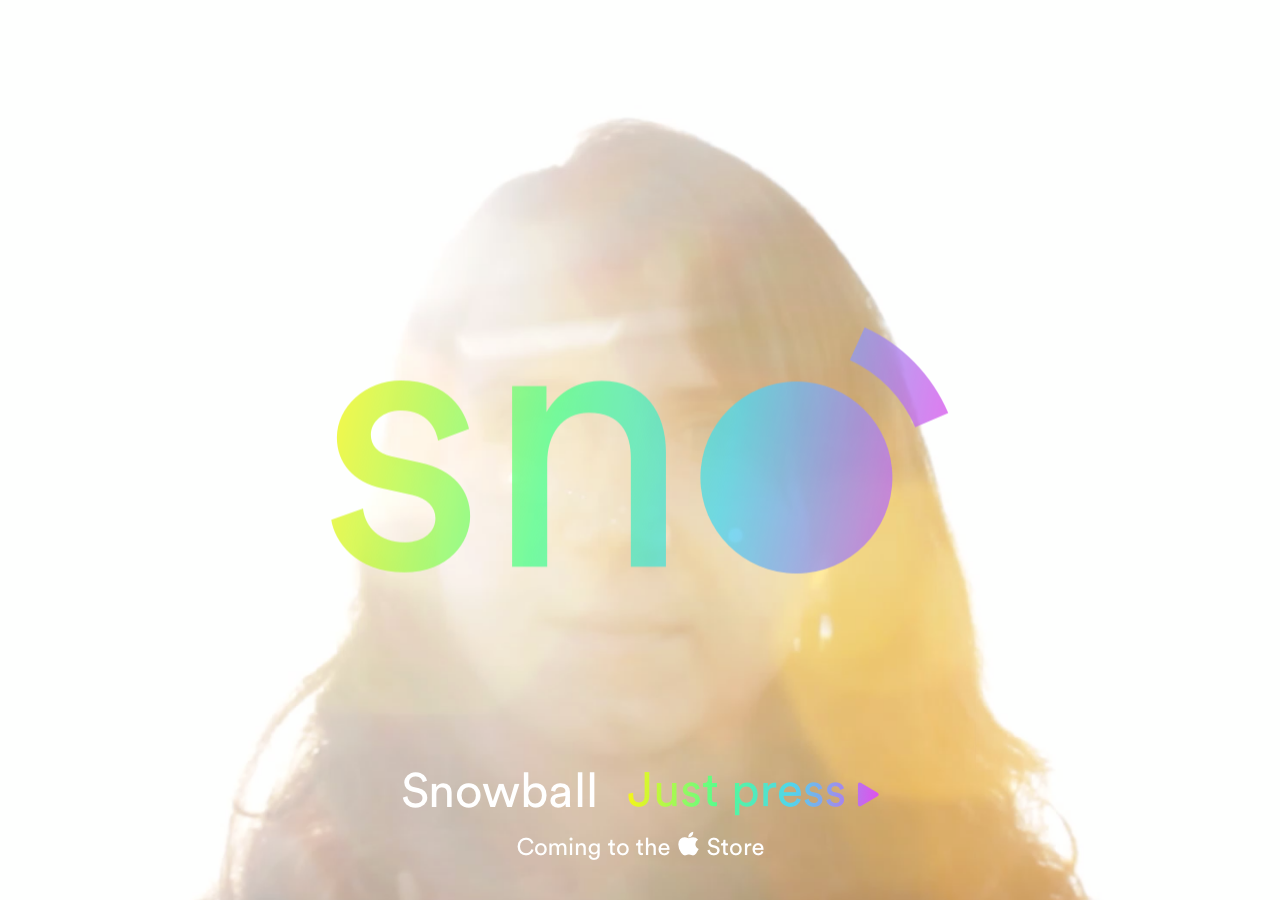
<file: index.html>
<!DOCTYPE html>
<html>
<head>
  <title>Snowball</title>
  <link rel="stylesheet" type="text/css" href="stylesheets/style.css">
</head>
<body>
  <div id="billboard">
    <img class="snowball-logo" src="images/snowball-logo.png" alt="Snowball Logo" />
    <div id="billboard-messaging">
      <img class="press-play" src="images/just-press-play.png" alt="Just Press Play" />
      <img class="app-store" src="images/app-store.png" alt="App Store" />
    </div>
  </div>
</body>
</html>
</file>
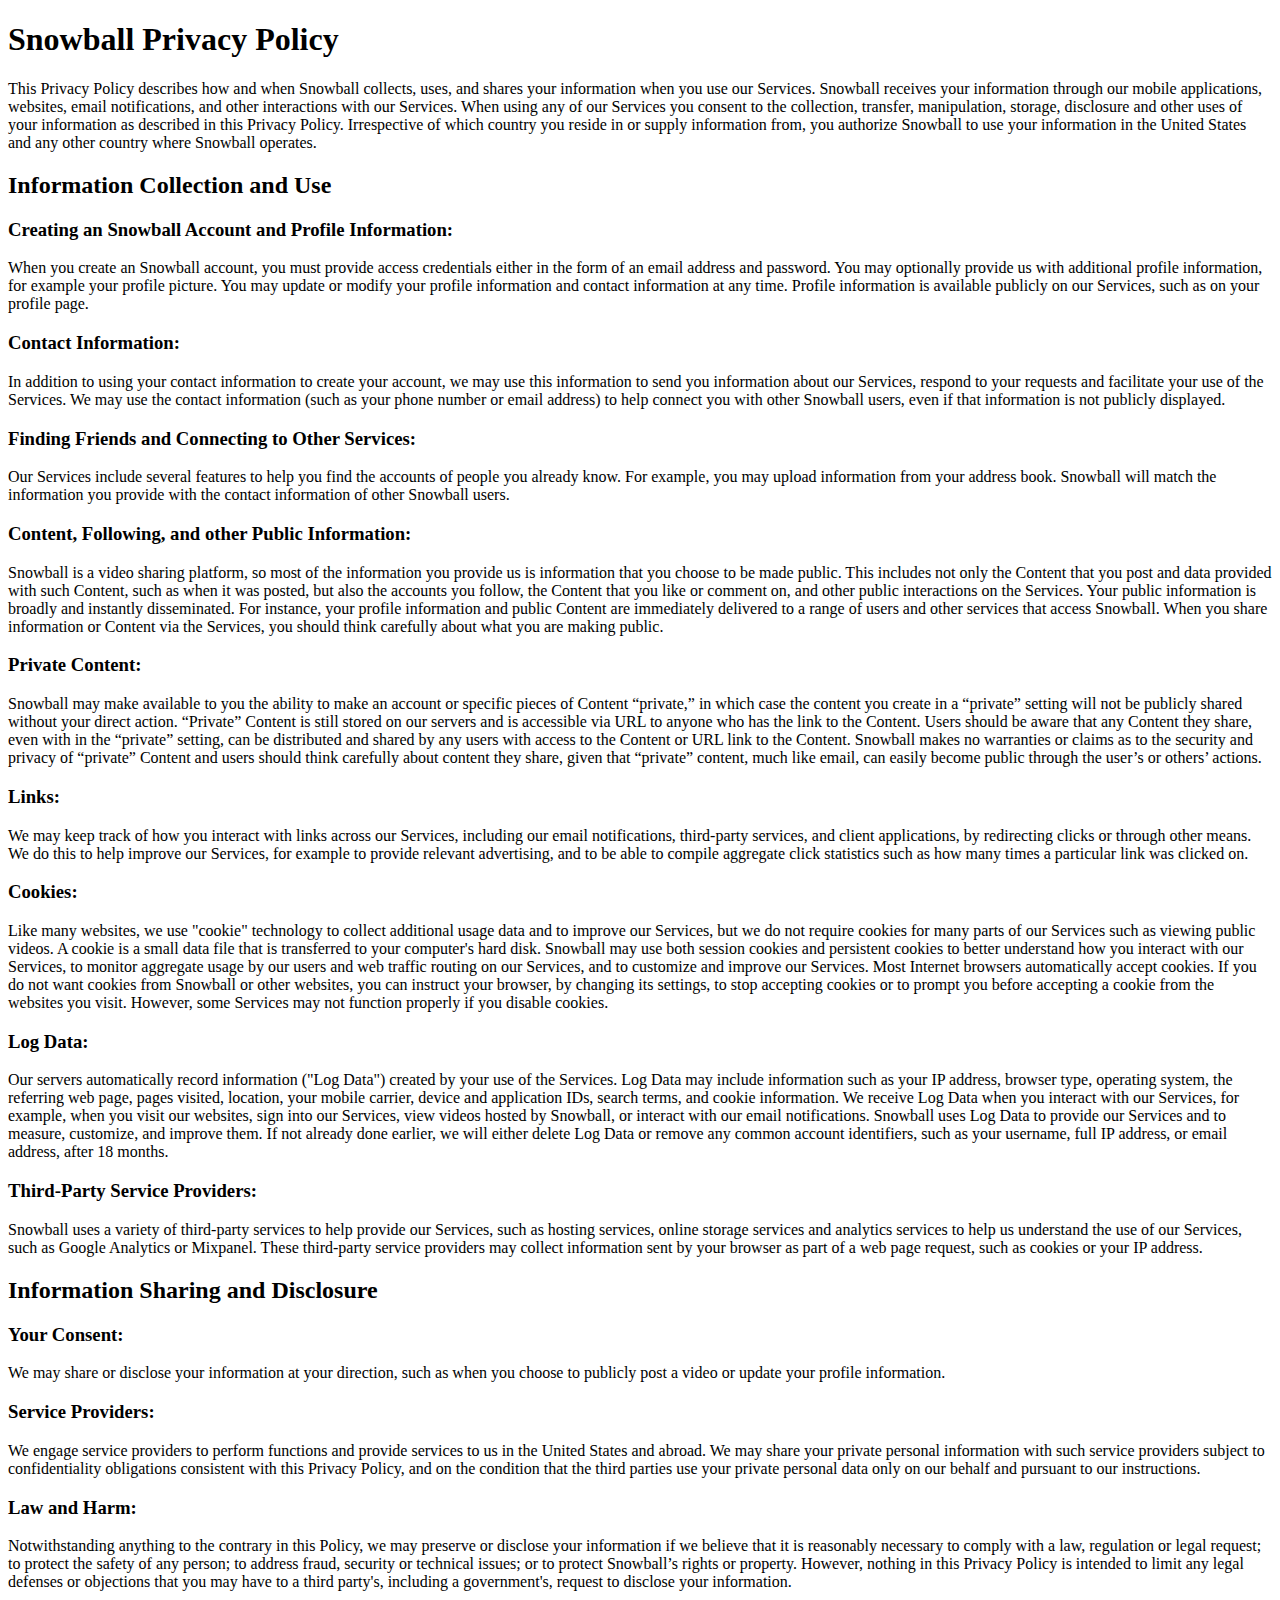
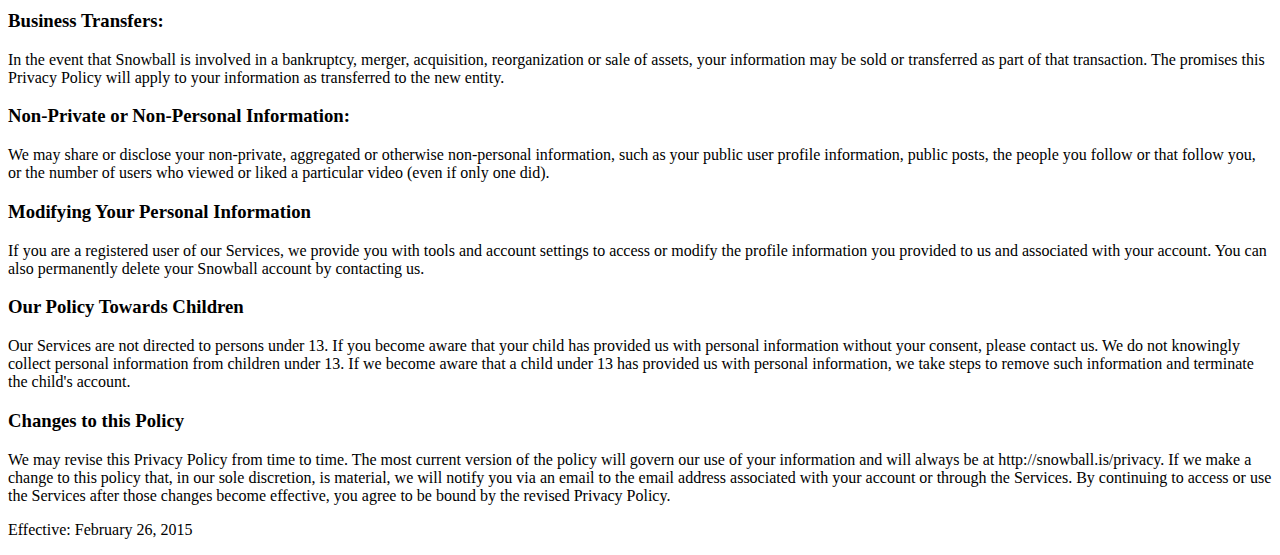
<file: privacy.html>
<!DOCTYPE html>
<html>
<head>
  <title>Snowball</title>
</head>
<body>
  <div id="privacy">
    <h1>Snowball Privacy Policy</h1>
    <p>This Privacy Policy describes how and when Snowball collects, uses, and shares your information when you use our Services. Snowball receives your information through our mobile applications, websites, email notifications, and other interactions with our Services. When using any of our Services you consent to the collection, transfer, manipulation, storage, disclosure and other uses of your information as described in this Privacy Policy. Irrespective of which country you reside in or supply information from, you authorize Snowball to use your information in the United States and any other country where Snowball operates.</p>
    <h2>Information Collection and Use</h2>
    <h3>Creating an Snowball Account and Profile Information:</h3>
    <p>When you create an Snowball account, you must provide access credentials either in the form of an email address and password. You may optionally provide us with additional profile information, for example your profile picture. You may update or modify your profile information and contact information at any time. Profile information is available publicly on our Services, such as on your profile page.</p>
    <h3>Contact Information:</h3>
    <p>In addition to using your contact information to create your account, we may use this information to send you information about our Services, respond to your requests and facilitate your use of the Services. We may use the contact information (such as your phone number or email address) to help connect you with other Snowball users, even if that information is not publicly displayed.</p>
    <h3>Finding Friends and Connecting to Other Services:</h3>
    <p>Our Services include several features to help you find the accounts of people you already know. For example, you may upload information from your address book. Snowball will match the information you provide with the contact information of other Snowball users.</p>
    <h3>Content, Following, and other Public Information:</h3>
    <p>Snowball is a video sharing platform, so most of the information you provide us is information that you choose to be made public. This includes not only the Content that you post and data provided with such Content, such as when it was posted, but also the accounts you follow, the Content that you like or comment on, and other public interactions on the Services. Your public information is broadly and instantly disseminated. For instance, your profile information and public Content are immediately delivered to a range of users and other services that access Snowball. When you share information or Content via the Services, you should think carefully about what you are making public.</p>
    <h3>Private Content:</h3>
    <p>Snowball may make available to you the ability to make an account or specific pieces of Content “private,” in which case the content you create in a “private” setting will not be publicly shared without your direct action. “Private” Content is still stored on our servers and is accessible via URL to anyone who has the link to the Content. Users should be aware that any Content they share, even with in the “private” setting, can be distributed and shared by any users with access to the Content or URL link to the Content. Snowball makes no warranties or claims as to the security and privacy of “private” Content and users should think carefully about content they share, given that “private” content, much like email, can easily become public through the user’s or others’ actions.</p>
    <h3>Links:</h3>
    <p>We may keep track of how you interact with links across our Services, including our email notifications, third-party services, and client applications, by redirecting clicks or through other means. We do this to help improve our Services, for example to provide relevant advertising, and to be able to compile aggregate click statistics such as how many times a particular link was clicked on.</p>
    <h3>Cookies:</h3>
    <p>Like many websites, we use "cookie" technology to collect additional usage data and to improve our Services, but we do not require cookies for many parts of our Services such as viewing public videos. A cookie is a small data file that is transferred to your computer's hard disk. Snowball may use both session cookies and persistent cookies to better understand how you interact with our Services, to monitor aggregate usage by our users and web traffic routing on our Services, and to customize and improve our Services. Most Internet browsers automatically accept cookies. If you do not want cookies from Snowball or other websites, you can instruct your browser, by changing its settings, to stop accepting cookies or to prompt you before accepting a cookie from the websites you visit. However, some Services may not function properly if you disable cookies.</p>
    <h3>Log Data:</h3>
    <p>Our servers automatically record information ("Log Data") created by your use of the Services. Log Data may include information such as your IP address, browser type, operating system, the referring web page, pages visited, location, your mobile carrier, device and application IDs, search terms, and cookie information. We receive Log Data when you interact with our Services, for example, when you visit our websites, sign into our Services, view videos hosted by Snowball, or interact with our email notifications. Snowball uses Log Data to provide our Services and to measure, customize, and improve them. If not already done earlier, we will either delete Log Data or remove any common account identifiers, such as your username, full IP address, or email address, after 18 months.</p>
    <h3>Third-Party Service Providers:</h3>
    <p>Snowball uses a variety of third-party services to help provide our Services, such as hosting services, online storage services and analytics services to help us understand the use of our Services, such as Google Analytics or Mixpanel. These third-party service providers may collect information sent by your browser as part of a web page request, such as cookies or your IP address.</p>
    <h2>Information Sharing and Disclosure</h2>
    <h3>Your Consent:</h3>
    <p>We may share or disclose your information at your direction, such as when you choose to publicly post a video or update your profile information.</p>
    <h3>Service Providers:</h3>
    <p>We engage service providers to perform functions and provide services to us in the United States and abroad. We may share your private personal information with such service providers subject to confidentiality obligations consistent with this Privacy Policy, and on the condition that the third parties use your private personal data only on our behalf and pursuant to our instructions.</p>
    <h3>Law and Harm:</h3>
    <p>Notwithstanding anything to the contrary in this Policy, we may preserve or disclose your information if we believe that it is reasonably necessary to comply with a law, regulation or legal request; to protect the safety of any person; to address fraud, security or technical issues; or to protect Snowball’s rights or property. However, nothing in this Privacy Policy is intended to limit any legal defenses or objections that you may have to a third party's, including a government's, request to disclose your information.</p>
    <h3>Business Transfers:</h3>
    <p>In the event that Snowball is involved in a bankruptcy, merger, acquisition, reorganization or sale of assets, your information may be sold or transferred as part of that transaction. The promises this Privacy Policy will apply to your information as transferred to the new entity.</p>
    <h3>Non-Private or Non-Personal Information:</h3>
    <p>We may share or disclose your non-private, aggregated or otherwise non-personal information, such as your public user profile information, public posts, the people you follow or that follow you, or the number of users who viewed or liked a particular video (even if only one did).</p>
    <h3>Modifying Your Personal Information</h3>
    <p>If you are a registered user of our Services, we provide you with tools and account settings to access or modify the profile information you provided to us and associated with your account. You can also permanently delete your Snowball account by contacting us.</p>
    <h3>Our Policy Towards Children</h3>
    <p>Our Services are not directed to persons under 13. If you become aware that your child has provided us with personal information without your consent, please contact us. We do not knowingly collect personal information from children under 13. If we become aware that a child under 13 has provided us with personal information, we take steps to remove such information and terminate the child's account.</p>
    <h3>Changes to this Policy</h3>
    <p>We may revise this Privacy Policy from time to time. The most current version of the policy will govern our use of your information and will always be at http://snowball.is/privacy. If we make a change to this policy that, in our sole discretion, is material, we will notify you via an email to the email address associated with your account or through the Services. By continuing to access or use the Services after those changes become effective, you agree to be bound by the revised Privacy Policy.</p>
    <p>Effective: February 26, 2015</p>
  </div>
</body>
</html>
</file>
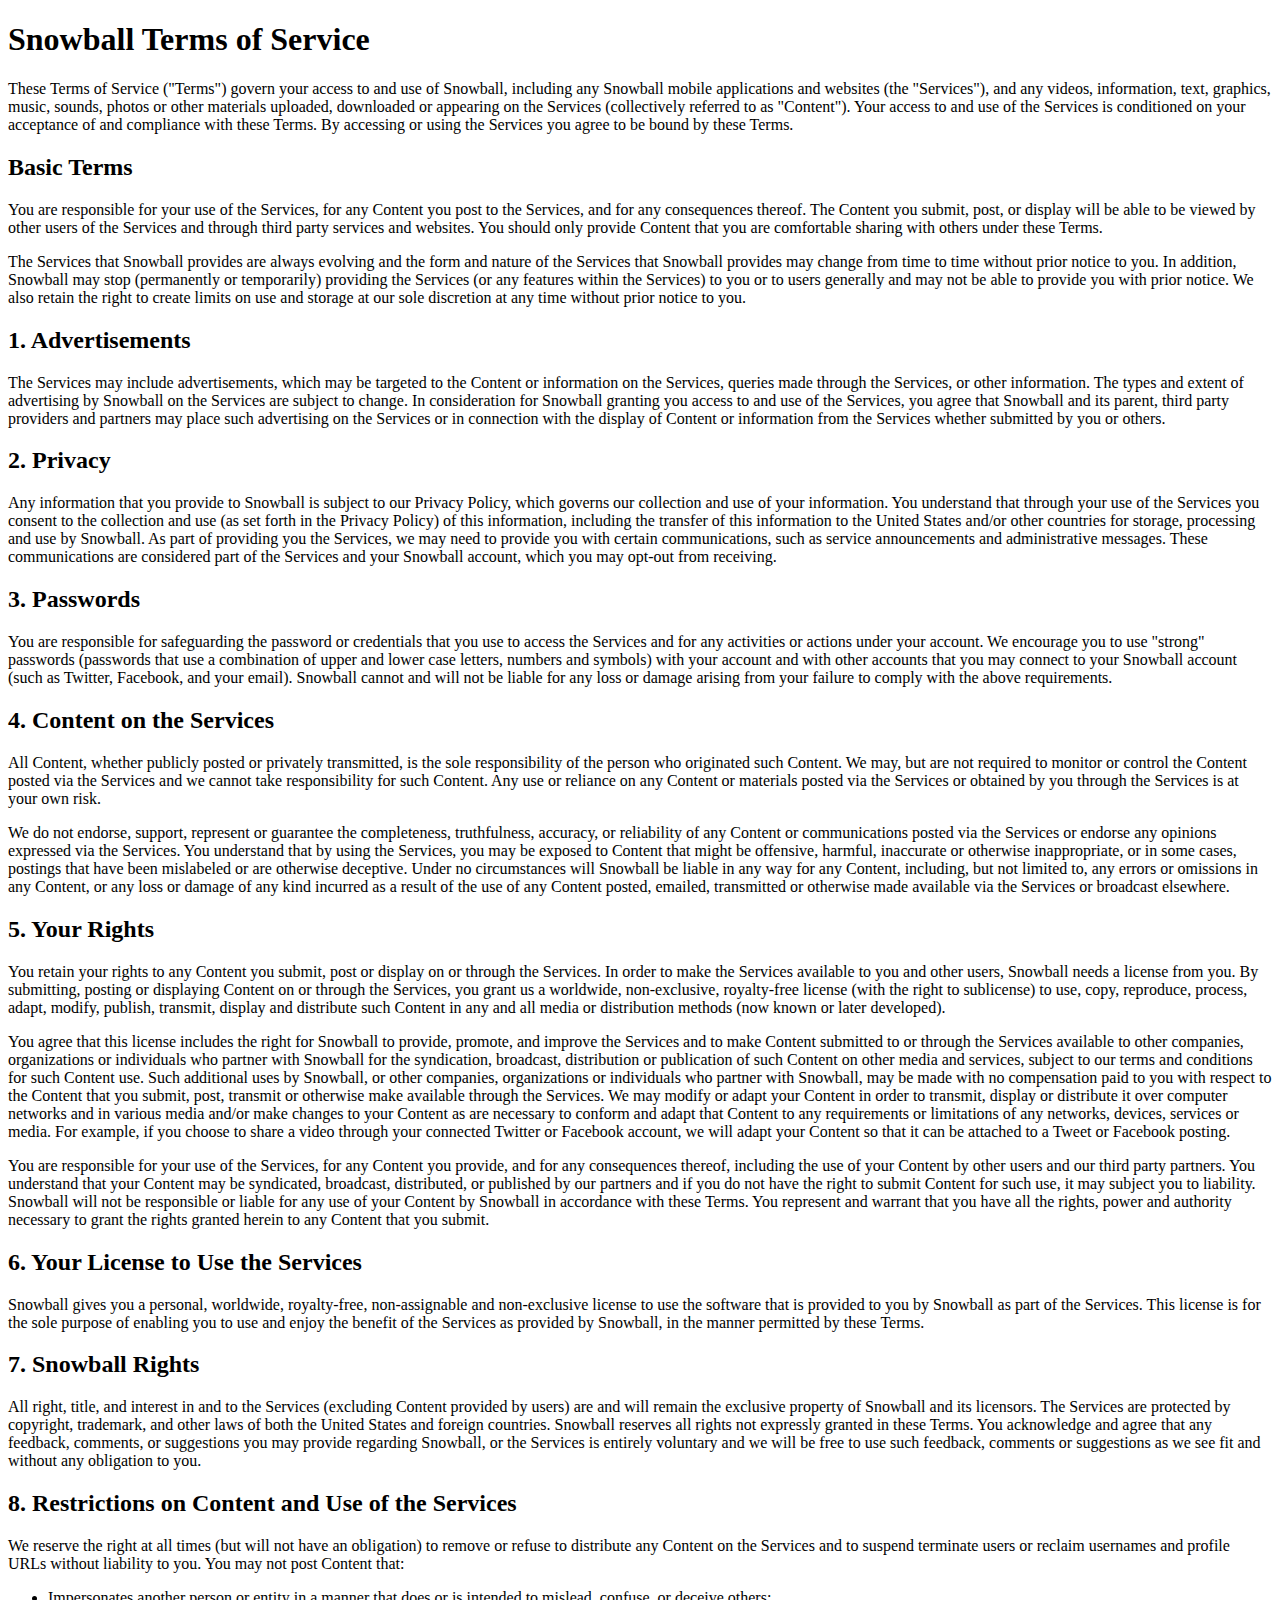
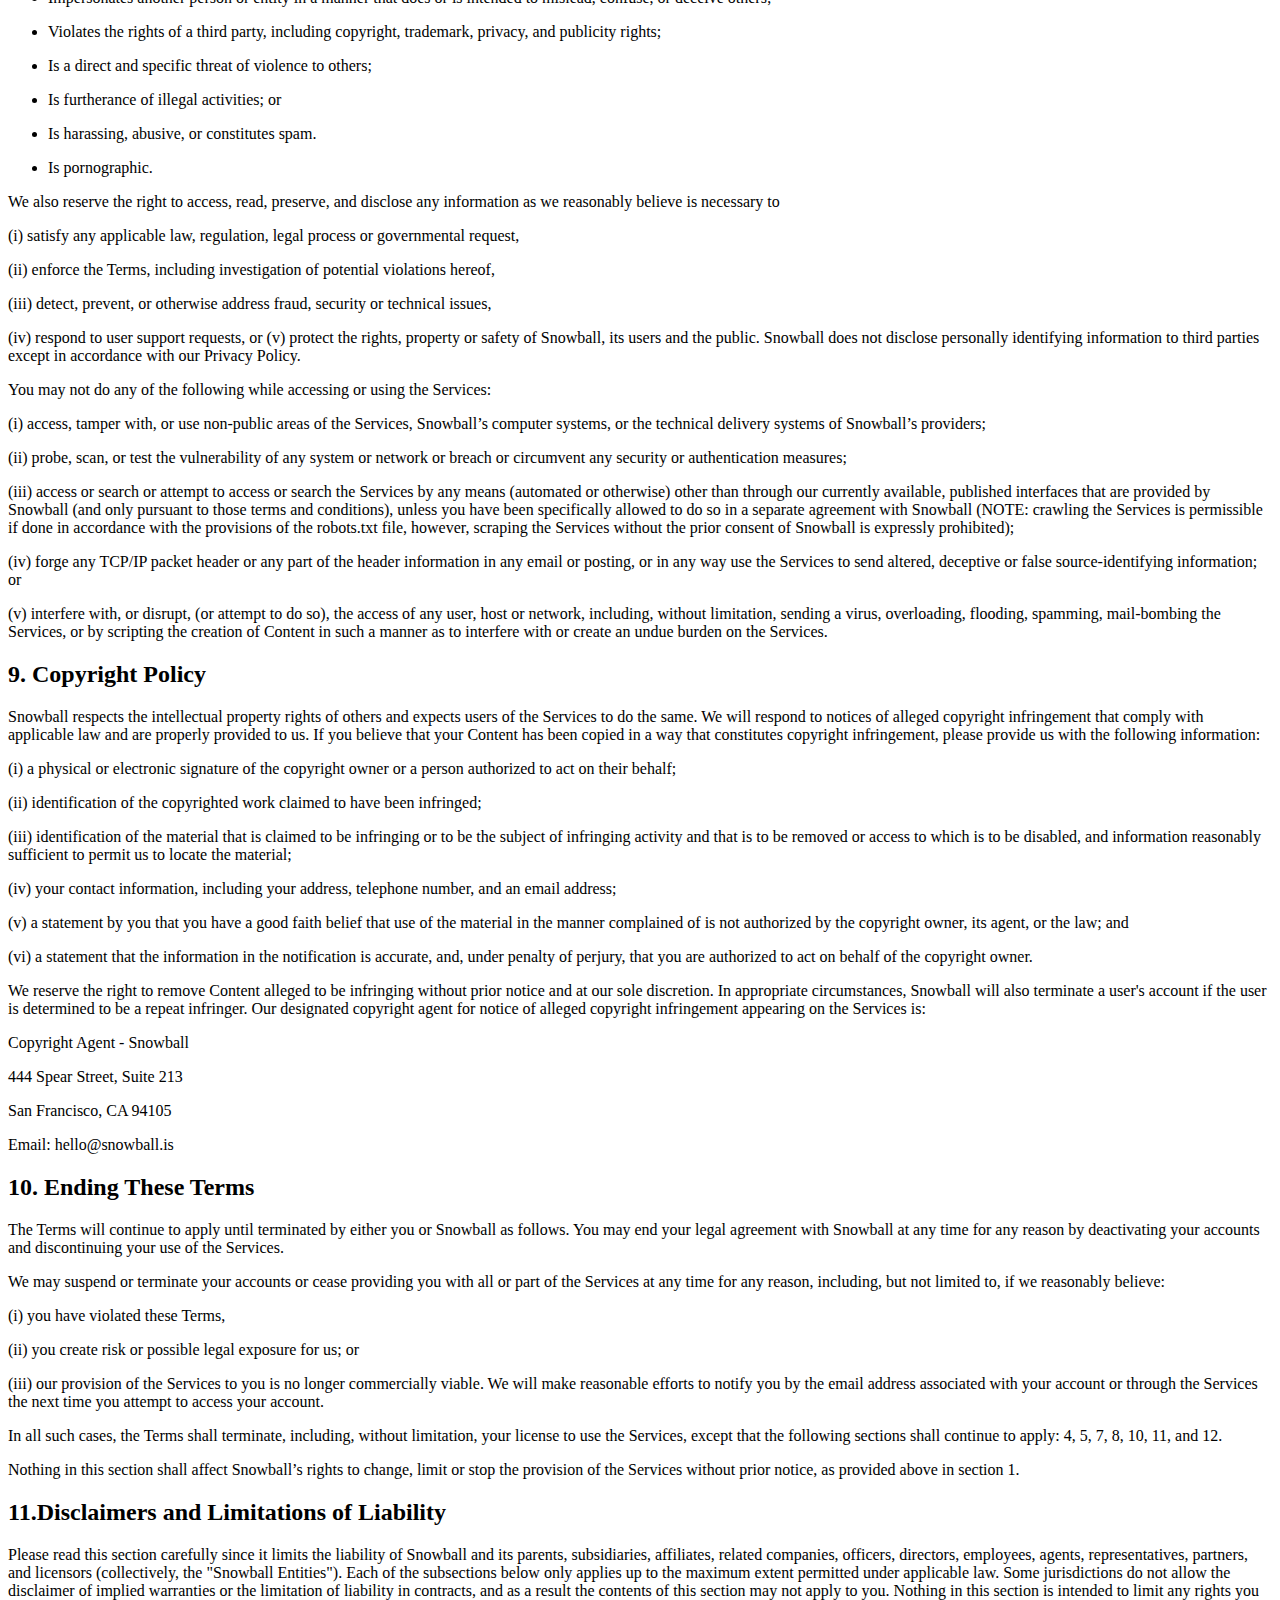
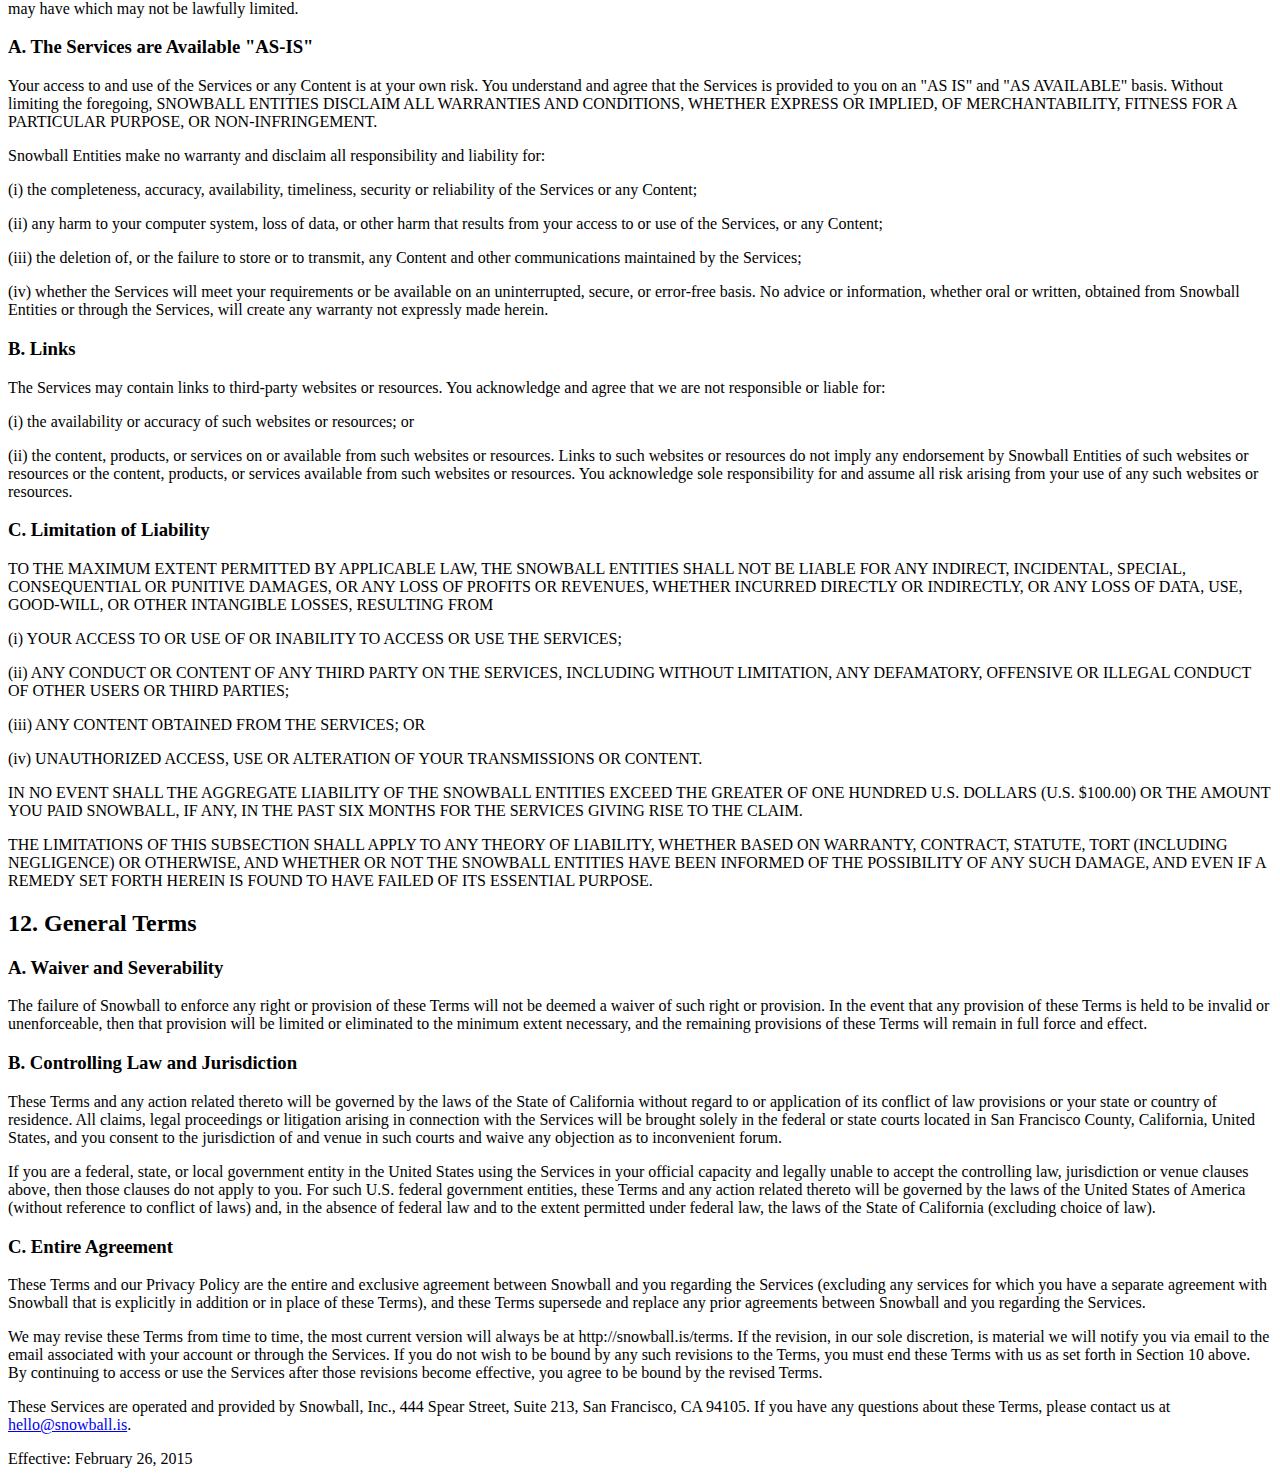
<file: terms.html>
<!DOCTYPE html>
<html>
<head>
  <title>Snowball</title>
</head>
<body>
  <div id="terms">
    <h1>Snowball Terms of Service</h1>
    <p>These Terms of Service ("Terms") govern your access to and use of Snowball, including any Snowball mobile applications and websites (the "Services"), and any videos, information, text, graphics, music, sounds, photos or other materials uploaded, downloaded or appearing on the Services (collectively referred to as "Content"). Your access to and use of the Services is conditioned on your acceptance of and compliance with these Terms. By accessing or using the Services you agree to be bound by these Terms.</p>
    <h2>Basic Terms</h2>
    <p>You are responsible for your use of the Services, for any Content you post to the Services, and for any consequences thereof. The Content you submit, post, or display will be able to be viewed by other users of the Services and through third party services and websites. You should only provide Content that you are comfortable sharing with others under these Terms.</p>
    <p>The Services that Snowball provides are always evolving and the form and nature of the Services that Snowball provides may change from time to time without prior notice to you. In addition, Snowball may stop (permanently or temporarily) providing the Services (or any features within the Services) to you or to users generally and may not be able to provide you with prior notice. We also retain the right to create limits on use and storage at our sole discretion at any time without prior notice to you.</p>
    <h2>1. Advertisements</h2>
    <p>The Services may include advertisements, which may be targeted to the Content or information on the Services, queries made through the Services, or other information. The types and extent of advertising by Snowball on the Services are subject to change. In consideration for Snowball granting you access to and use of the Services, you agree that Snowball and its parent, third party providers and partners may place such advertising on the Services or in connection with the display of Content or information from the Services whether submitted by you or others.</p>
    <h2>2. Privacy</h2>
    <p>Any information that you provide to Snowball is subject to our Privacy Policy, which governs our collection and use of your information. You understand that through your use of the Services you consent to the collection and use (as set forth in the Privacy Policy) of this information, including the transfer of this information to the United States and/or other countries for storage, processing and use by Snowball. As part of providing you the Services, we may need to provide you with certain communications, such as service announcements and administrative messages. These communications are considered part of the Services and your Snowball account, which you may opt-out from receiving.</p>
    <h2>3. Passwords</h2>
    <p>You are responsible for safeguarding the password or credentials that you use to access the Services and for any activities or actions under your account. We encourage you to use "strong" passwords (passwords that use a combination of upper and lower case letters, numbers and symbols) with your account and with other accounts that you may connect to your Snowball account (such as Twitter, Facebook, and your email). Snowball cannot and will not be liable for any loss or damage arising from your failure to comply with the above requirements.</p>
    <h2>4. Content on the Services</h2>
    <p>All Content, whether publicly posted or privately transmitted, is the sole responsibility of the person who originated such Content. We may, but are not required to monitor or control the Content posted via the Services and we cannot take responsibility for such Content. Any use or reliance on any Content or materials posted via the Services or obtained by you through the Services is at your own risk.</p>
    <p>We do not endorse, support, represent or guarantee the completeness, truthfulness, accuracy, or reliability of any Content or communications posted via the Services or endorse any opinions expressed via the Services. You understand that by using the Services, you may be exposed to Content that might be offensive, harmful, inaccurate or otherwise inappropriate, or in some cases, postings that have been mislabeled or are otherwise deceptive. Under no circumstances will Snowball be liable in any way for any Content, including, but not limited to, any errors or omissions in any Content, or any loss or damage of any kind incurred as a result of the use of any Content posted, emailed, transmitted or otherwise made available via the Services or broadcast elsewhere.</p>
    <h2>5. Your Rights</h2>
    <p>You retain your rights to any Content you submit, post or display on or through the Services. In order to make the Services available to you and other users, Snowball needs a license from you. By submitting, posting or displaying Content on or through the Services, you grant us a worldwide, non-exclusive, royalty-free license (with the right to sublicense) to use, copy, reproduce, process, adapt, modify, publish, transmit, display and distribute such Content in any and all media or distribution methods (now known or later developed).</p>
    <p>You agree that this license includes the right for Snowball to provide, promote, and improve the Services and to make Content submitted to or through the Services available to other companies, organizations or individuals who partner with Snowball for the syndication, broadcast, distribution or publication of such Content on other media and services, subject to our terms and conditions for such Content use. Such additional uses by Snowball, or other companies, organizations or individuals who partner with Snowball, may be made with no compensation paid to you with respect to the Content that you submit, post, transmit or otherwise make available through the Services. We may modify or adapt your Content in order to transmit, display or distribute it over computer networks and in various media and/or make changes to your Content as are necessary to conform and adapt that Content to any requirements or limitations of any networks, devices, services or media. For example, if you choose to share a video through your connected Twitter or Facebook account, we will adapt your Content so that it can be attached to a Tweet or Facebook posting.</p>
    <p>You are responsible for your use of the Services, for any Content you provide, and for any consequences thereof, including the use of your Content by other users and our third party partners. You understand that your Content may be syndicated, broadcast, distributed, or published by our partners and if you do not have the right to submit Content for such use, it may subject you to liability. Snowball will not be responsible or liable for any use of your Content by Snowball in accordance with these Terms. You represent and warrant that you have all the rights, power and authority necessary to grant the rights granted herein to any Content that you submit.</p>
    <h2>6. Your License to Use the Services</h2>
    <p>Snowball gives you a personal, worldwide, royalty-free, non-assignable and non-exclusive license to use the software that is provided to you by Snowball as part of the Services. This license is for the sole purpose of enabling you to use and enjoy the benefit of the Services as provided by Snowball, in the manner permitted by these Terms.</p>
    <h2>7. Snowball Rights</h2>
    <p>All right, title, and interest in and to the Services (excluding Content provided by users) are and will remain the exclusive property of Snowball and its licensors. The Services are protected by copyright, trademark, and other laws of both the United States and foreign countries. Snowball reserves all rights not expressly granted in these Terms. You acknowledge and agree that any feedback, comments, or suggestions you may provide regarding Snowball, or the Services is entirely voluntary and we will be free to use such feedback, comments or suggestions as we see fit and without any obligation to you.</p>
    <h2>8. Restrictions on Content and Use of the Services</h2>
    <p>We reserve the right at all times (but will not have an obligation) to remove or refuse to distribute any Content on the Services and to suspend terminate users or reclaim usernames and profile URLs without liability to you. You may not post Content that:</p>
    <ul>
      <li>
        <p>Impersonates another person or entity in a manner that does or is intended to mislead, confuse, or deceive others;</p>
      </li>
      <li>
        <p>Violates the rights of a third party, including copyright, trademark, privacy, and publicity rights;</p>
      </li>
      <li>
        <p>Is a direct and specific threat of violence to others;</p>
      </li>
      <li>
        <p>Is furtherance of illegal activities; or</p>
      </li>
      <li>
        <p>Is harassing, abusive, or constitutes spam.</p>
      </li>
      <li>
        <p>Is pornographic.</p>
      </li>
    </ul>
    <p>We also reserve the right to access, read, preserve, and disclose any information as we reasonably believe is necessary to</p>
    <p>(i) satisfy any applicable law, regulation, legal process or governmental request,</p>
    <p>(ii) enforce the Terms, including investigation of potential violations hereof,</p>
    <p>(iii) detect, prevent, or otherwise address fraud, security or technical issues,</p>
    <p>(iv) respond to user support requests, or (v) protect the rights, property or safety of Snowball, its users and the public. Snowball does not disclose personally identifying information to third parties except in accordance with our Privacy Policy.</p>
    <p>You may not do any of the following while accessing or using the Services:</p>
    <p>(i) access, tamper with, or use non-public areas of the Services, Snowball’s computer systems, or the technical delivery systems of Snowball’s providers;</p>
    <p>(ii) probe, scan, or test the vulnerability of any system or network or breach or circumvent any security or authentication measures;</p>
    <p>(iii) access or search or attempt to access or search the Services by any means (automated or otherwise) other than through our currently available, published interfaces that are provided by Snowball (and only pursuant to those terms and conditions), unless you have been specifically allowed to do so in a separate agreement with Snowball (NOTE: crawling the Services is permissible if done in accordance with the provisions of the robots.txt file, however, scraping the Services without the prior consent of Snowball is expressly prohibited);</p>
    <p>(iv) forge any TCP/IP packet header or any part of the header information in any email or posting, or in any way use the Services to send altered, deceptive or false source-identifying information; or</p>
    <p>(v) interfere with, or disrupt, (or attempt to do so), the access of any user, host or network, including, without limitation, sending a virus, overloading, flooding, spamming, mail-bombing the Services, or by scripting the creation of Content in such a manner as to interfere with or create an undue burden on the Services.</p>
    <h2>9. Copyright Policy</h2>
    <p>Snowball respects the intellectual property rights of others and expects users of the Services to do the same. We will respond to notices of alleged copyright infringement that comply with applicable law and are properly provided to us. If you believe that your Content has been copied in a way that constitutes copyright infringement, please provide us with the following information:</p>
    <p>(i) a physical or electronic signature of the copyright owner or a person authorized to act on their behalf;</p>
    <p>(ii) identification of the copyrighted work claimed to have been infringed;</p>
    <p>(iii) identification of the material that is claimed to be infringing or to be the subject of infringing activity and that is to be removed or access to which is to be disabled, and information reasonably sufficient to permit us to locate the material;</p>
    <p>(iv) your contact information, including your address, telephone number, and an email address;</p>
    <p>(v) a statement by you that you have a good faith belief that use of the material in the manner complained of is not authorized by the copyright owner, its agent, or the law; and</p>
    <p>(vi) a statement that the information in the notification is accurate, and, under penalty of perjury, that you are authorized to act on behalf of the copyright owner.</p>
    <p>We reserve the right to remove Content alleged to be infringing without prior notice and at our sole discretion. In appropriate circumstances, Snowball will also terminate a user's account if the user is determined to be a repeat infringer. Our designated copyright agent for notice of alleged copyright infringement appearing on the Services is:</p>
    <p>Copyright Agent - Snowball</p>
    <p>444 Spear Street, Suite 213</p>
    <p>San Francisco, CA 94105</p>
    <p>Email: hello@snowball.is</p>
    <h2>10. Ending These Terms</h2>
    <p>The Terms will continue to apply until terminated by either you or Snowball as follows. You may end your legal agreement with Snowball at any time for any reason by deactivating your accounts and discontinuing your use of the Services.</p>
    <p>We may suspend or terminate your accounts or cease providing you with all or part of the Services at any time for any reason, including, but not limited to, if we reasonably believe:</p>
    <p>(i) you have violated these Terms,</p>
    <p>(ii) you create risk or possible legal exposure for us; or</p>
    <p>(iii) our provision of the Services to you is no longer commercially viable. We will make reasonable efforts to notify you by the email address associated with your account or through the Services the next time you attempt to access your account.</p>
    <p>In all such cases, the Terms shall terminate, including, without limitation, your license to use the Services, except that the following sections shall continue to apply: 4, 5, 7, 8, 10, 11, and 12.</p>
    <p>Nothing in this section shall affect Snowball’s rights to change, limit or stop the provision of the Services without prior notice, as provided above in section 1.</p>
    <h2>11.Disclaimers and Limitations of Liability</h2>
    <p>Please read this section carefully since it limits the liability of Snowball and its parents, subsidiaries, affiliates, related companies, officers, directors, employees, agents, representatives, partners, and licensors (collectively, the "Snowball Entities"). Each of the subsections below only applies up to the maximum extent permitted under applicable law. Some jurisdictions do not allow the disclaimer of implied warranties or the limitation of liability in contracts, and as a result the contents of this section may not apply to you. Nothing in this section is intended to limit any rights you may have which may not be lawfully limited.</p>
    <h3>A. The Services are Available "AS-IS"</h3>
    <p>Your access to and use of the Services or any Content is at your own risk. You understand and agree that the Services is provided to you on an "AS IS" and "AS AVAILABLE" basis. Without limiting the foregoing, SNOWBALL ENTITIES DISCLAIM ALL WARRANTIES AND CONDITIONS, WHETHER EXPRESS OR IMPLIED, OF MERCHANTABILITY, FITNESS FOR A PARTICULAR PURPOSE, OR NON-INFRINGEMENT.</p>
    <p>Snowball Entities make no warranty and disclaim all responsibility and liability for:</p>
    <p>(i) the completeness, accuracy, availability, timeliness, security or reliability of the Services or any Content;</p>
    <p>(ii) any harm to your computer system, loss of data, or other harm that results from your access to or use of the Services, or any Content;</p>
    <p>(iii) the deletion of, or the failure to store or to transmit, any Content and other communications maintained by the Services;</p>
    <p>(iv) whether the Services will meet your requirements or be available on an uninterrupted, secure, or error-free basis. No advice or information, whether oral or written, obtained from Snowball Entities or through the Services, will create any warranty not expressly made herein.</p>
    <h3>B. Links</h3>
    <p>The Services may contain links to third-party websites or resources. You acknowledge and agree that we are not responsible or liable for:</p>
    <p>(i) the availability or accuracy of such websites or resources; or</p>
    <p>(ii) the content, products, or services on or available from such websites or resources. Links to such websites or resources do not imply any endorsement by Snowball Entities of such websites or resources or the content, products, or services available from such websites or resources. You acknowledge sole responsibility for and assume all risk arising from your use of any such websites or resources.</p>
    <h3>C. Limitation of Liability</h3>
    <p>TO THE MAXIMUM EXTENT PERMITTED BY APPLICABLE LAW, THE SNOWBALL ENTITIES SHALL NOT BE LIABLE FOR ANY INDIRECT, INCIDENTAL, SPECIAL, CONSEQUENTIAL OR PUNITIVE DAMAGES, OR ANY LOSS OF PROFITS OR REVENUES, WHETHER INCURRED DIRECTLY OR INDIRECTLY, OR ANY LOSS OF DATA, USE, GOOD-WILL, OR OTHER INTANGIBLE LOSSES, RESULTING FROM</p>
    <p>(i) YOUR ACCESS TO OR USE OF OR INABILITY TO ACCESS OR USE THE SERVICES;</p>
    <p>(ii) ANY CONDUCT OR CONTENT OF ANY THIRD PARTY ON THE SERVICES, INCLUDING WITHOUT LIMITATION, ANY DEFAMATORY, OFFENSIVE OR ILLEGAL CONDUCT OF OTHER USERS OR THIRD PARTIES;</p>
    <p>(iii) ANY CONTENT OBTAINED FROM THE SERVICES; OR</p>
    <p>(iv) UNAUTHORIZED ACCESS, USE OR ALTERATION OF YOUR TRANSMISSIONS OR CONTENT.</p>
    <p>IN NO EVENT SHALL THE AGGREGATE LIABILITY OF THE SNOWBALL ENTITIES EXCEED THE GREATER OF ONE HUNDRED U.S. DOLLARS (U.S. $100.00) OR THE AMOUNT YOU PAID SNOWBALL, IF ANY, IN THE PAST SIX MONTHS FOR THE SERVICES GIVING RISE TO THE CLAIM.</p>
    <p>THE LIMITATIONS OF THIS SUBSECTION SHALL APPLY TO ANY THEORY OF LIABILITY, WHETHER BASED ON WARRANTY, CONTRACT, STATUTE, TORT (INCLUDING NEGLIGENCE) OR OTHERWISE, AND WHETHER OR NOT THE SNOWBALL ENTITIES HAVE BEEN INFORMED OF THE POSSIBILITY OF ANY SUCH DAMAGE, AND EVEN IF A REMEDY SET FORTH HEREIN IS FOUND TO HAVE FAILED OF ITS ESSENTIAL PURPOSE.</p>
    <h2>12. General Terms</h2>
    <h3>A. Waiver and Severability</h3>
    <p>The failure of Snowball to enforce any right or provision of these Terms will not be deemed a waiver of such right or provision. In the event that any provision of these Terms is held to be invalid or unenforceable, then that provision will be limited or eliminated to the minimum extent necessary, and the remaining provisions of these Terms will remain in full force and effect.</p>
    <h3>B. Controlling Law and Jurisdiction</h3>
    <p>These Terms and any action related thereto will be governed by the laws of the State of California without regard to or application of its conflict of law provisions or your state or country of residence. All claims, legal proceedings or litigation arising in connection with the Services will be brought solely in the federal or state courts located in San Francisco County, California, United States, and you consent to the jurisdiction of and venue in such courts and waive any objection as to inconvenient forum.</p>
    <p>If you are a federal, state, or local government entity in the United States using the Services in your official capacity and legally unable to accept the controlling law, jurisdiction or venue clauses above, then those clauses do not apply to you. For such U.S. federal government entities, these Terms and any action related thereto will be governed by the laws of the United States of America (without reference to conflict of laws) and, in the absence of federal law and to the extent permitted under federal law, the laws of the State of California (excluding choice of law).</p>
    <h3>C. Entire Agreement</h3>
    <p>These Terms and our Privacy Policy are the entire and exclusive agreement between Snowball and you regarding the Services (excluding any services for which you have a separate agreement with Snowball that is explicitly in addition or in place of these Terms), and these Terms supersede and replace any prior agreements between Snowball and you regarding the Services.</p>
    <p>We may revise these Terms from time to time, the most current version will always be at http://snowball.is/terms. If the revision, in our sole discretion, is material we will notify you via email to the email associated with your account or through the Services. If you do not wish to be bound by any such revisions to the Terms, you must end these Terms with us as set forth in Section 10 above. By continuing to access or use the Services after those revisions become effective, you agree to be bound by the revised Terms.</p>
    <p>These Services are operated and provided by Snowball, Inc., 444 Spear Street, Suite 213, San Francisco, CA 94105. If you have any questions about these Terms, please contact us at <a href="mailto:hello@snowball.is">hello@snowball.is</a>.</p>
    <p>Effective: February 26, 2015</p>
  </div>
</body>
</html>
</file>
<file: stylesheets/style.css>
body {
  margin: 0;
}

#billboard {
  background-image: url('../images/home-background.png');
  background-position: center;
  background-size: cover;
  height: 100vh;
  width: 100vw;
  position: relative;
}

#billboard > img.snowball-logo {
  position: absolute;
  top: 50%;
  left: 50%;
  -webkit-transform: translate(-50%, -50%);
      -ms-transform: translate(-50%, -50%);
          transform: translate(-50%, -50%);
}

#billboard > #billboard-messaging {
  position: absolute;
  left: 0;
  right: 0;
  bottom: 40px;
}

#billboard > #billboard-messaging > img {
  display: block;
  margin: 0 auto;
}

#billboard > #billboard-messaging > img.press-play {
  margin-bottom: 15px;
}
</file>
